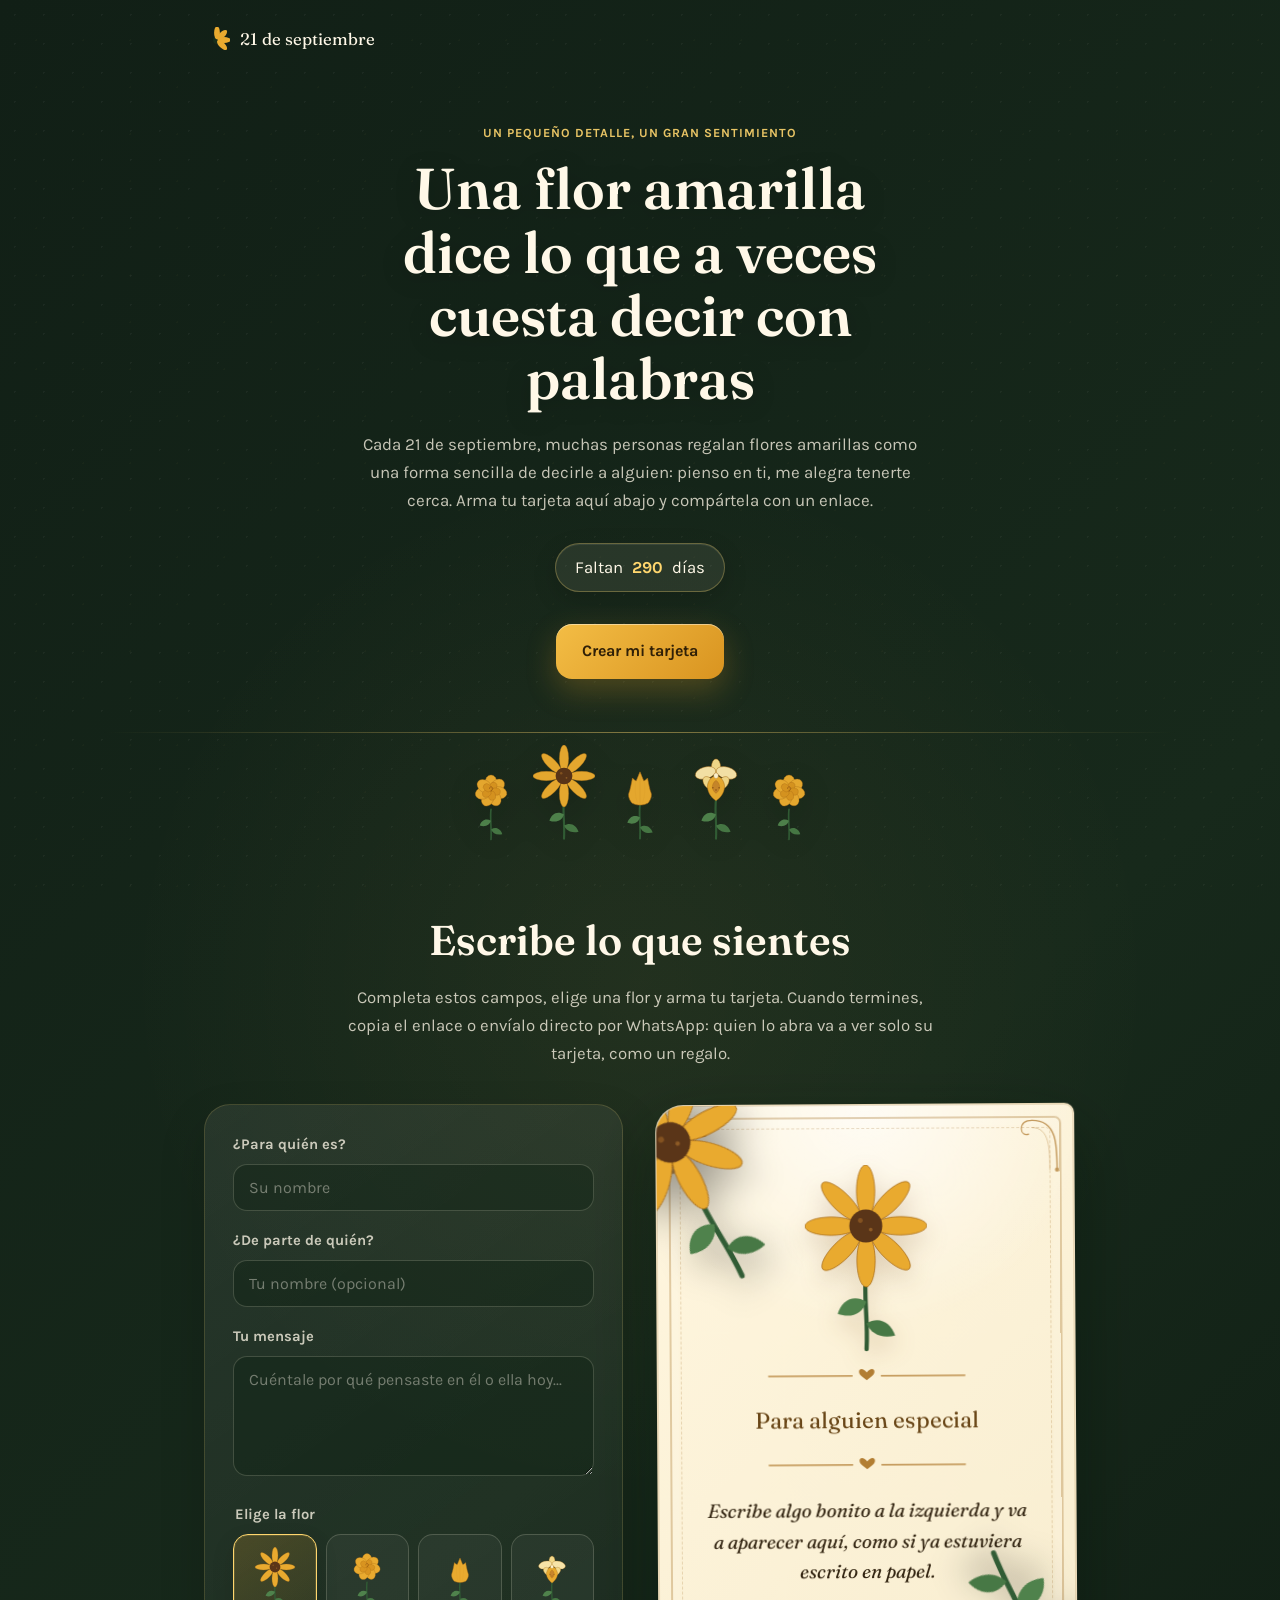
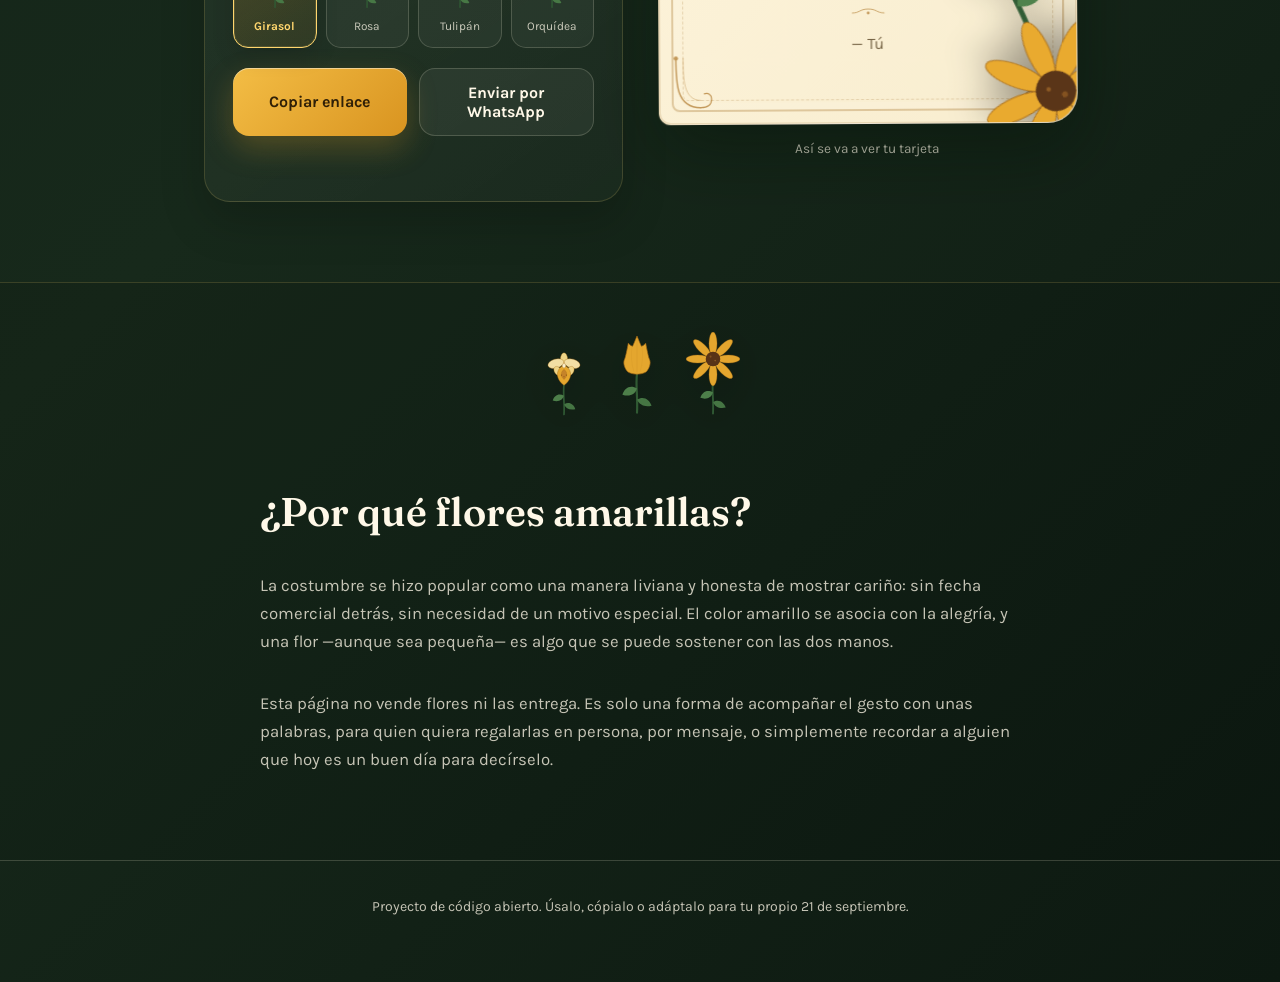
<file: index.html>
<!DOCTYPE html>
<html lang="es">
<head>
<meta charset="UTF-8">
<meta name="viewport" content="width=device-width, initial-scale=1.0">
<title>Crea tu tarjeta · Flores amarillas</title>
<meta name="description" content="Arma una tarjeta con flores amarillas para el 21 de septiembre y compártela con un enlace.">

<link rel="preconnect" href="https://fonts.googleapis.com">
<link rel="preconnect" href="https://fonts.gstatic.com" crossorigin>
<link href="https://fonts.googleapis.com/css2?family=Fraunces:ital,wght@0,400;0,500;0,600;1,500&family=Karla:wght@400;500;700&display=swap" rel="stylesheet">
<link rel="icon" type="image/svg+xml" href="favicon.svg">
<link rel="stylesheet" href="styles.css">
</head>
<body>

<nav class="top">
  <div class="wrap">
    <a href="#" class="brand">
      <svg viewBox="0 0 40 40" aria-hidden="true">
        <circle cx="20" cy="20" r="6" fill="var(--green-deep)"/>
        <g fill="var(--yellow)">
          <ellipse cx="20" cy="9" rx="4.5" ry="10"/>
          <ellipse cx="20" cy="9" rx="4.5" ry="10" transform="rotate(90 20 20)"/>
          <ellipse cx="20" cy="9" rx="4.5" ry="10" transform="rotate(45 20 20)"/>
          <ellipse cx="20" cy="9" rx="4.5" ry="10" transform="rotate(135 20 20)"/>
        </g>
      </svg>
      21 de septiembre
    </a>
  </div>
</nav>

<!-- Símbolos de flores, reutilizados con <use> -->
<svg width="0" height="0" style="position:absolute" aria-hidden="true">
  <defs>
    <g id="flor-girasol">
      <path d="M100 176 C95 215 103 250 100 302" fill="none" stroke="#315c35" stroke-width="7" stroke-linecap="round"/>
      <path d="M100 224 C79 211 59 222 53 244 C76 252 94 243 100 224Z" fill="#4f824c"/>
      <path d="M100 260 C121 247 140 259 147 280 C124 286 107 276 100 260Z" fill="#477845"/>
      <g fill="var(--yellow)" stroke="#a66a17" stroke-width="1.2">
        <ellipse cx="100" cy="43" rx="15" ry="43"/>
        <ellipse cx="100" cy="43" rx="15" ry="43" transform="rotate(45 100 100)"/>
        <ellipse cx="100" cy="43" rx="15" ry="43" transform="rotate(90 100 100)"/>
        <ellipse cx="100" cy="43" rx="15" ry="43" transform="rotate(135 100 100)"/>
        <ellipse cx="100" cy="43" rx="15" ry="43" transform="rotate(180 100 100)"/>
        <ellipse cx="100" cy="43" rx="15" ry="43" transform="rotate(225 100 100)"/>
        <ellipse cx="100" cy="43" rx="15" ry="43" transform="rotate(270 100 100)"/>
        <ellipse cx="100" cy="43" rx="15" ry="43" transform="rotate(315 100 100)"/>
      </g>
      <circle cx="100" cy="100" r="27" fill="#5a3518"/>
      <circle cx="91" cy="91" r="4" fill="#8f5a23" opacity=".8"/>
      <circle cx="108" cy="106" r="3" fill="#9b6529" opacity=".8"/>
    </g>

    <g id="flor-rosa">
      <path d="M100 176 C95 215 103 250 100 302" fill="none" stroke="#315c35" stroke-width="7" stroke-linecap="round"/>
      <path d="M100 224 C79 211 59 222 53 244 C76 252 94 243 100 224Z" fill="#4f824c"/>
      <path d="M100 260 C121 247 140 259 147 280 C124 286 107 276 100 260Z" fill="#477845"/>
      <g fill="var(--yellow)" stroke="#a66a17" stroke-width="1.4">
        <ellipse cx="100" cy="66" rx="25" ry="33" transform="rotate(0 100 100)"/>
        <ellipse cx="100" cy="66" rx="25" ry="33" transform="rotate(51 100 100)"/>
        <ellipse cx="100" cy="66" rx="25" ry="33" transform="rotate(102 100 100)"/>
        <ellipse cx="100" cy="66" rx="25" ry="33" transform="rotate(153 100 100)"/>
        <ellipse cx="100" cy="66" rx="25" ry="33" transform="rotate(204 100 100)"/>
        <ellipse cx="100" cy="66" rx="25" ry="33" transform="rotate(255 100 100)"/>
        <ellipse cx="100" cy="66" rx="25" ry="33" transform="rotate(306 100 100)"/>
      </g>
      <g fill="#d99420" stroke="#a66a17" stroke-width="1.2">
        <ellipse cx="100" cy="80" rx="15" ry="19" transform="rotate(25 100 100)"/>
        <ellipse cx="100" cy="80" rx="15" ry="19" transform="rotate(97 100 100)"/>
        <ellipse cx="100" cy="80" rx="15" ry="19" transform="rotate(169 100 100)"/>
        <ellipse cx="100" cy="80" rx="15" ry="19" transform="rotate(241 100 100)"/>
        <ellipse cx="100" cy="80" rx="15" ry="19" transform="rotate(313 100 100)"/>
      </g>
      <path d="M100,100 C108,96 110,87 103,83 C98,81 93,84 94,90" fill="none" stroke="#8a4f14" stroke-width="2.4" stroke-linecap="round"/>
    </g>

    <!-- Tulipán: copa cerrada de una sola pieza, con una copa de 3 puntas suaves arriba -->
    <g id="flor-tulipan">
      <path d="M100 176 C95 215 103 250 100 302" fill="none" stroke="#315c35" stroke-width="7" stroke-linecap="round"/>
      <path d="M100 224 C79 211 59 222 53 244 C76 252 94 243 100 224Z" fill="#4f824c"/>
      <path d="M100 260 C121 247 140 259 147 280 C124 286 107 276 100 260Z" fill="#477845"/>
      <path d="M100 178 C84 178 70 172 68 168 C58 155 55 140 60 130 C64 120 68 98 72 78 C77 84 82 87 86 88 C90 80 96 64 100 55 C104 64 110 80 114 88 C118 87 123 84 128 78 C132 98 136 120 140 130 C145 140 142 155 132 168 C130 172 116 178 100 178Z"
        fill="var(--yellow)" stroke="#a66a17" stroke-width="2.2"/>
      <path d="M100 60 L100 172" stroke="#a66a17" stroke-width="1.3" opacity=".3"/>
      <path d="M84 86 C80 115 82 145 90 170" fill="none" stroke="#a66a17" stroke-width="1.1" opacity=".22"/>
      <path d="M116 86 C120 115 118 145 110 170" fill="none" stroke="#a66a17" stroke-width="1.1" opacity=".22"/>
    </g>

    <!-- Orquídea: dos alas, dos sépalos inferiores y el labelo con manchas, como una orquídea real -->
    <g id="flor-orquidea">
      <path d="M100 176 C95 215 103 250 100 302" fill="none" stroke="#315c35" stroke-width="7" stroke-linecap="round"/>
      <path d="M100 224 C79 211 59 222 53 244 C76 252 94 243 100 224Z" fill="#4f824c"/>
      <path d="M100 260 C121 247 140 259 147 280 C124 286 107 276 100 260Z" fill="#477845"/>
      <ellipse cx="100" cy="72" rx="15" ry="27" fill="#f3d98a" stroke="#a66a17" stroke-width="1.4"/>
      <ellipse cx="66" cy="90" rx="34" ry="19" transform="rotate(-16 66 90)" fill="#f7e3a8" stroke="#a66a17" stroke-width="1.4"/>
      <ellipse cx="134" cy="90" rx="34" ry="19" transform="rotate(16 134 90)" fill="#f7e3a8" stroke="#a66a17" stroke-width="1.4"/>
      <ellipse cx="76" cy="122" rx="15" ry="23" transform="rotate(-38 76 122)" fill="#f3d98a" stroke="#a66a17" stroke-width="1.3"/>
      <ellipse cx="124" cy="122" rx="15" ry="23" transform="rotate(38 124 122)" fill="#f3d98a" stroke="#a66a17" stroke-width="1.3"/>
      <path d="M100 98 C86 101 76 113 73 128 C70 148 82 168 100 180 C118 168 130 148 127 128 C124 113 114 101 100 98Z"
        fill="var(--yellow)" stroke="#a66a17" stroke-width="1.6"/>
      <path d="M100 114 C92 119 86 131 89 141 C92 151 100 156 100 156 C100 156 108 151 111 141 C114 131 108 119 100 114Z"
        fill="#c9862a" stroke="#a66a17" stroke-width="1"/>
      <circle cx="90" cy="138" r="2.4" fill="#8a4f14"/>
      <circle cx="100" cy="145" r="2.4" fill="#8a4f14"/>
      <circle cx="110" cy="138" r="2.4" fill="#8a4f14"/>
      <ellipse cx="100" cy="99" rx="7.5" ry="9" fill="#fff3d0" stroke="#a66a17" stroke-width="1"/>
    </g>

    <!-- Adornos reutilizables de la tarjeta -->
    <g id="corner-flourish">
      <path d="M6,74 C6,40 6,6 40,6" fill="none" stroke="#a66a17" stroke-width="2" stroke-linecap="round"/>
      <path d="M16,74 C16,46 16,16 40,16" fill="none" stroke="#a66a17" stroke-width="1.2" opacity=".55" stroke-linecap="round"/>
      <path d="M40,6 C50,6 55,11 55,18 C55,24 50,27 45,25" fill="none" stroke="#a66a17" stroke-width="1.6" stroke-linecap="round"/>
      <circle cx="6" cy="74" r="3" fill="#a66a17"/>
    </g>
    <g id="ornament-divider">
      <line x1="2" y1="13" x2="94" y2="13" stroke="#a66a17" stroke-width="1.4" stroke-linecap="round"/>
      <line x1="126" y1="13" x2="218" y2="13" stroke="#a66a17" stroke-width="1.4" stroke-linecap="round"/>
      <path transform="translate(110,6) scale(0.85)" d="M0,4 C-4,-2 -10,-2 -10,3 C-10,8 -4,10 0,14 C4,10 10,8 10,3 C10,-2 4,-2 0,4Z" fill="#a66a17"/>
    </g>
    <g id="ornament-flourish">
      <path d="M2,10 C15,10 15,3 30,3 C45,3 45,10 58,10" fill="none" stroke="#a66a17" stroke-width="1.6" stroke-linecap="round"/>
      <circle cx="30" cy="10" r="2.6" fill="#a66a17"/>
    </g>
  </defs>
</svg>

<header class="hero">
  <div class="wrap">
    <div class="hero-kicker">Un pequeño detalle, un gran sentimiento</div>
    <h1>Una flor amarilla dice lo que a veces cuesta decir con palabras</h1>
    <p class="lede">Cada 21 de septiembre, muchas personas regalan flores amarillas como una forma sencilla de decirle a alguien: pienso en ti, me alegra tenerte cerca. Arma tu tarjeta aquí abajo y compártela con un enlace.</p>
    <div class="pill" id="countdown-pill">
      <span>Faltan</span> <strong id="countdown-number">—</strong> <span id="countdown-word">días</span>
    </div>
    <div class="cta-row">
      <a href="#crear" class="btn btn-primary">Crear mi tarjeta</a>
    </div>
  </div>
</header>

<div class="garland" aria-hidden="true">
  <svg viewBox="0 0 200 320"><use href="#flor-rosa"></use></svg>
  <svg viewBox="0 0 200 320"><use href="#flor-girasol"></use></svg>
  <svg viewBox="0 0 200 320"><use href="#flor-tulipan"></use></svg>
  <svg viewBox="0 0 200 320"><use href="#flor-orquidea"></use></svg>
  <svg viewBox="0 0 200 320"><use href="#flor-rosa"></use></svg>
</div>

<section class="creator" id="crear">
  <div class="wrap">
    <h2>Escribe lo que sientes</h2>
    <p class="intro">Completa estos campos, elige una flor y arma tu tarjeta. Cuando termines, copia el enlace o envíalo directo por WhatsApp: quien lo abra va a ver solo su tarjeta, como un regalo.</p>

    <div class="creator-grid">
      <form id="card-form">
        <div class="field">
          <label for="to">¿Para quién es?</label>
          <input type="text" id="to" name="to" placeholder="Su nombre" maxlength="40" autocomplete="off">
        </div>
        <div class="field">
          <label for="from">¿De parte de quién?</label>
          <input type="text" id="from" name="from" placeholder="Tu nombre (opcional)" maxlength="40" autocomplete="off">
        </div>
        <div class="field">
          <label for="msg">Tu mensaje</label>
          <textarea id="msg" name="msg" placeholder="Cuéntale por qué pensaste en él o ella hoy..." maxlength="280"></textarea>
        </div>

        <fieldset class="flower-field">
          <legend>Elige la flor</legend>
          <div class="flower-options">
            <label class="flower-option">
              <input type="radio" name="flor" value="girasol" checked>
              <span class="chip">
                <svg viewBox="0 0 200 320" aria-hidden="true"><use href="#flor-girasol"></use></svg>
                <span>Girasol</span>
              </span>
            </label>
            <label class="flower-option">
              <input type="radio" name="flor" value="rosa">
              <span class="chip">
                <svg viewBox="0 0 200 320" aria-hidden="true"><use href="#flor-rosa"></use></svg>
                <span>Rosa</span>
              </span>
            </label>
            <label class="flower-option">
              <input type="radio" name="flor" value="tulipan">
              <span class="chip">
                <svg viewBox="0 0 200 320" aria-hidden="true"><use href="#flor-tulipan"></use></svg>
                <span>Tulipán</span>
              </span>
            </label>
            <label class="flower-option">
              <input type="radio" name="flor" value="orquidea">
              <span class="chip">
                <svg viewBox="0 0 200 320" aria-hidden="true"><use href="#flor-orquidea"></use></svg>
                <span>Orquídea</span>
              </span>
            </label>
          </div>
        </fieldset>

        <div class="form-actions">
          <button type="button" class="btn btn-primary" id="copy-link">Copiar enlace</button>
          <button type="button" class="btn btn-ghost" id="share-wsp">Enviar por WhatsApp</button>
        </div>
        <p id="copy-feedback" role="status" aria-live="polite"></p>
      </form>

      <div>
        <div class="card" id="preview-card">
          <div class="petals-layer" id="preview-petals"></div>

          <svg class="card-corner tl" viewBox="0 0 80 80" aria-hidden="true"><use href="#corner-flourish"></use></svg>
          <svg class="card-corner tr" viewBox="0 0 80 80" aria-hidden="true"><use href="#corner-flourish"></use></svg>
          <svg class="card-corner bl" viewBox="0 0 80 80" aria-hidden="true"><use href="#corner-flourish"></use></svg>
          <svg class="card-corner br" viewBox="0 0 80 80" aria-hidden="true"><use href="#corner-flourish"></use></svg>

          <div class="card-spray tl" aria-hidden="true">
            <svg viewBox="0 0 200 320"><use href="#flor-girasol" id="p-spray-tl-use"></use></svg>
          </div>
          <div class="card-spray br" aria-hidden="true">
            <svg viewBox="0 0 200 320"><use href="#flor-girasol" id="p-spray-br-use"></use></svg>
          </div>

          <div class="card-flower">
            <svg viewBox="0 0 200 320" aria-hidden="true"><use href="#flor-girasol" id="preview-flower-use"></use></svg>
          </div>

          <svg class="ornament-divider" viewBox="0 0 220 26" aria-hidden="true"><use href="#ornament-divider"></use></svg>
          <p class="card-to">Para <span id="p-to">alguien especial</span></p>
          <svg class="ornament-divider" viewBox="0 0 220 26" aria-hidden="true"><use href="#ornament-divider"></use></svg>

          <p class="card-msg" id="p-msg">Escribe algo bonito a la izquierda y va a aparecer aquí, como si ya estuviera escrito en papel.</p>

          <div class="card-ornament" aria-hidden="true">
            <svg viewBox="0 0 60 20"><use href="#ornament-flourish"></use></svg>
          </div>
          <p class="card-from" id="p-from">— Tú</p>
        </div>
        <p class="preview-note">Así se va a ver tu tarjeta</p>
      </div>
    </div>
  </div>
</section>

<section class="about">
  <div class="wrap">
    <div class="garland" aria-hidden="true">
      <svg viewBox="0 0 200 320"><use href="#flor-orquidea"></use></svg>
      <svg viewBox="0 0 200 320"><use href="#flor-tulipan"></use></svg>
      <svg viewBox="0 0 200 320"><use href="#flor-girasol"></use></svg>
    </div>
    <div class="grid">
      <h2>¿Por qué flores amarillas?</h2>
      <p>La costumbre se hizo popular como una manera liviana y honesta de mostrar cariño: sin fecha comercial detrás, sin necesidad de un motivo especial. El color amarillo se asocia con la alegría, y una flor —aunque sea pequeña— es algo que se puede sostener con las dos manos.</p>
      <p>Esta página no vende flores ni las entrega. Es solo una forma de acompañar el gesto con unas palabras, para quien quiera regalarlas en persona, por mensaje, o simplemente recordar a alguien que hoy es un buen día para decírselo.</p>
    </div>
  </div>
</section>

<footer>
  <div class="wrap">
    <p>Proyecto de código abierto. Úsalo, cópialo o adáptalo para tu propio 21 de septiembre.</p>
  </div>
</footer>

<script src="crear.js"></script>
</body>
</html>
</file>
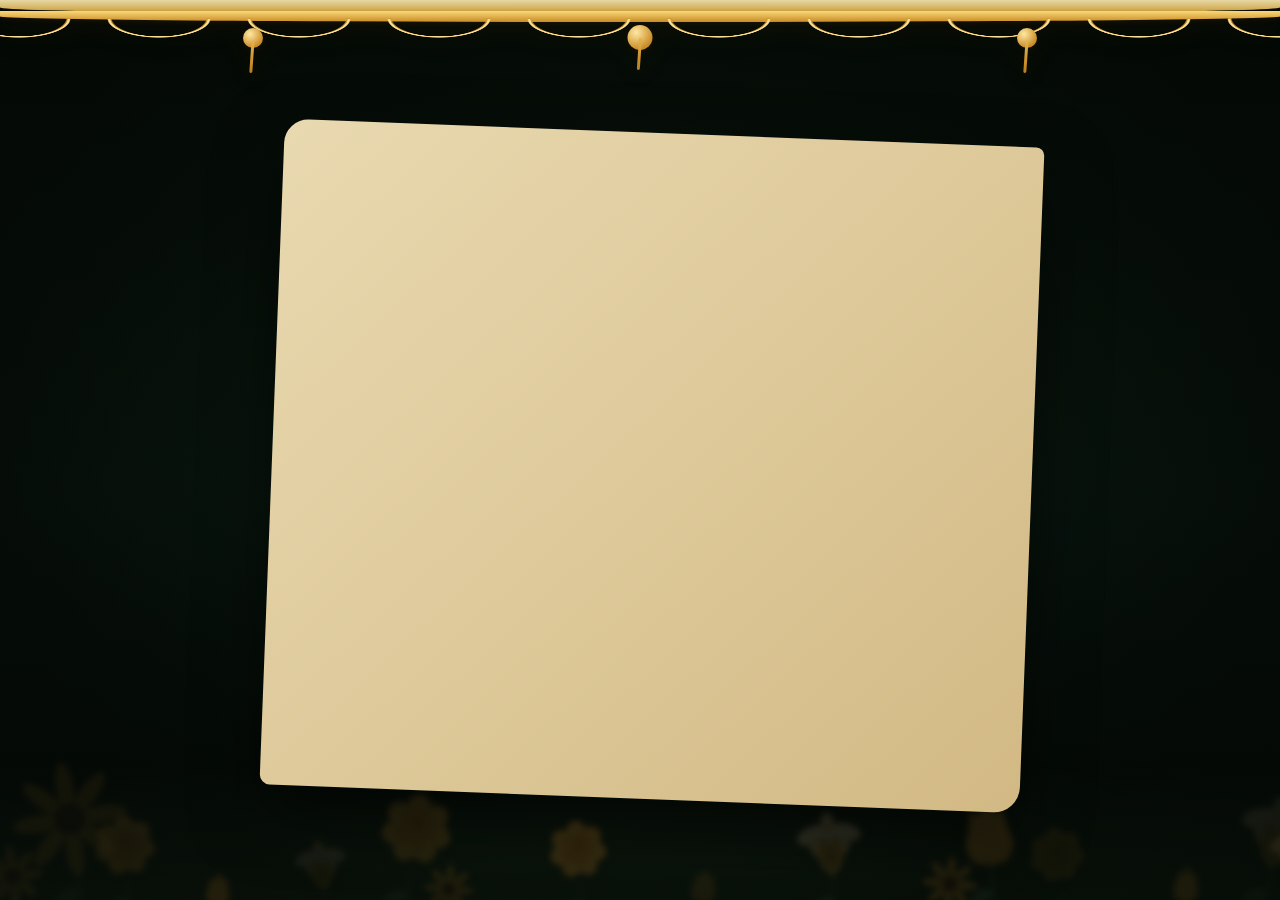
<file: tarjeta.html>
<!DOCTYPE html>
<html lang="es">
<head>
<meta charset="UTF-8">
<meta name="viewport" content="width=device-width, initial-scale=1.0">
<title>Una flor amarilla para ti</title>
<meta name="description" content="Alguien te envió una flor amarilla.">

<link rel="preconnect" href="https://fonts.googleapis.com">
<link rel="preconnect" href="https://fonts.gstatic.com" crossorigin>
<link href="https://fonts.googleapis.com/css2?family=Fraunces:ital,wght@0,400;0,500;0,600;1,500&family=Karla:wght@400;500;700&display=swap" rel="stylesheet">
<link rel="icon" type="image/svg+xml" href="favicon.svg">
<link rel="stylesheet" href="styles.css">
</head>
<body>

<!-- Símbolos de flores, reutilizados con <use> -->
<svg width="0" height="0" style="position:absolute" aria-hidden="true">
  <defs>
    <g id="flor-girasol">
      <path d="M100 176 C95 215 103 250 100 302" fill="none" stroke="#315c35" stroke-width="7" stroke-linecap="round"/>
      <path d="M100 224 C79 211 59 222 53 244 C76 252 94 243 100 224Z" fill="#4f824c"/>
      <path d="M100 260 C121 247 140 259 147 280 C124 286 107 276 100 260Z" fill="#477845"/>
      <g fill="var(--yellow)" stroke="#a66a17" stroke-width="1.2">
        <ellipse cx="100" cy="43" rx="15" ry="43"/>
        <ellipse cx="100" cy="43" rx="15" ry="43" transform="rotate(45 100 100)"/>
        <ellipse cx="100" cy="43" rx="15" ry="43" transform="rotate(90 100 100)"/>
        <ellipse cx="100" cy="43" rx="15" ry="43" transform="rotate(135 100 100)"/>
        <ellipse cx="100" cy="43" rx="15" ry="43" transform="rotate(180 100 100)"/>
        <ellipse cx="100" cy="43" rx="15" ry="43" transform="rotate(225 100 100)"/>
        <ellipse cx="100" cy="43" rx="15" ry="43" transform="rotate(270 100 100)"/>
        <ellipse cx="100" cy="43" rx="15" ry="43" transform="rotate(315 100 100)"/>
      </g>
      <circle cx="100" cy="100" r="27" fill="#5a3518"/>
      <circle cx="91" cy="91" r="4" fill="#8f5a23" opacity=".8"/>
      <circle cx="108" cy="106" r="3" fill="#9b6529" opacity=".8"/>
    </g>

    <g id="flor-rosa">
      <path d="M100 176 C95 215 103 250 100 302" fill="none" stroke="#315c35" stroke-width="7" stroke-linecap="round"/>
      <path d="M100 224 C79 211 59 222 53 244 C76 252 94 243 100 224Z" fill="#4f824c"/>
      <path d="M100 260 C121 247 140 259 147 280 C124 286 107 276 100 260Z" fill="#477845"/>
      <g fill="var(--yellow)" stroke="#a66a17" stroke-width="1.4">
        <ellipse cx="100" cy="66" rx="25" ry="33" transform="rotate(0 100 100)"/>
        <ellipse cx="100" cy="66" rx="25" ry="33" transform="rotate(51 100 100)"/>
        <ellipse cx="100" cy="66" rx="25" ry="33" transform="rotate(102 100 100)"/>
        <ellipse cx="100" cy="66" rx="25" ry="33" transform="rotate(153 100 100)"/>
        <ellipse cx="100" cy="66" rx="25" ry="33" transform="rotate(204 100 100)"/>
        <ellipse cx="100" cy="66" rx="25" ry="33" transform="rotate(255 100 100)"/>
        <ellipse cx="100" cy="66" rx="25" ry="33" transform="rotate(306 100 100)"/>
      </g>
      <g fill="#d99420" stroke="#a66a17" stroke-width="1.2">
        <ellipse cx="100" cy="80" rx="15" ry="19" transform="rotate(25 100 100)"/>
        <ellipse cx="100" cy="80" rx="15" ry="19" transform="rotate(97 100 100)"/>
        <ellipse cx="100" cy="80" rx="15" ry="19" transform="rotate(169 100 100)"/>
        <ellipse cx="100" cy="80" rx="15" ry="19" transform="rotate(241 100 100)"/>
        <ellipse cx="100" cy="80" rx="15" ry="19" transform="rotate(313 100 100)"/>
      </g>
      <path d="M100,100 C108,96 110,87 103,83 C98,81 93,84 94,90" fill="none" stroke="#8a4f14" stroke-width="2.4" stroke-linecap="round"/>
    </g>

    <!-- Tulipán: copa cerrada de una sola pieza, con una copa de 3 puntas suaves arriba -->
    <g id="flor-tulipan">
      <path d="M100 176 C95 215 103 250 100 302" fill="none" stroke="#315c35" stroke-width="7" stroke-linecap="round"/>
      <path d="M100 224 C79 211 59 222 53 244 C76 252 94 243 100 224Z" fill="#4f824c"/>
      <path d="M100 260 C121 247 140 259 147 280 C124 286 107 276 100 260Z" fill="#477845"/>
      <path d="M100 178 C84 178 70 172 68 168 C58 155 55 140 60 130 C64 120 68 98 72 78 C77 84 82 87 86 88 C90 80 96 64 100 55 C104 64 110 80 114 88 C118 87 123 84 128 78 C132 98 136 120 140 130 C145 140 142 155 132 168 C130 172 116 178 100 178Z"
        fill="var(--yellow)" stroke="#a66a17" stroke-width="2.2"/>
      <path d="M100 60 L100 172" stroke="#a66a17" stroke-width="1.3" opacity=".3"/>
      <path d="M84 86 C80 115 82 145 90 170" fill="none" stroke="#a66a17" stroke-width="1.1" opacity=".22"/>
      <path d="M116 86 C120 115 118 145 110 170" fill="none" stroke="#a66a17" stroke-width="1.1" opacity=".22"/>
    </g>

    <!-- Orquídea: dos alas, dos sépalos inferiores y el labelo con manchas, como una orquídea real -->
    <g id="flor-orquidea">
      <path d="M100 176 C95 215 103 250 100 302" fill="none" stroke="#315c35" stroke-width="7" stroke-linecap="round"/>
      <path d="M100 224 C79 211 59 222 53 244 C76 252 94 243 100 224Z" fill="#4f824c"/>
      <path d="M100 260 C121 247 140 259 147 280 C124 286 107 276 100 260Z" fill="#477845"/>
      <ellipse cx="100" cy="72" rx="15" ry="27" fill="#f3d98a" stroke="#a66a17" stroke-width="1.4"/>
      <ellipse cx="66" cy="90" rx="34" ry="19" transform="rotate(-16 66 90)" fill="#f7e3a8" stroke="#a66a17" stroke-width="1.4"/>
      <ellipse cx="134" cy="90" rx="34" ry="19" transform="rotate(16 134 90)" fill="#f7e3a8" stroke="#a66a17" stroke-width="1.4"/>
      <ellipse cx="76" cy="122" rx="15" ry="23" transform="rotate(-38 76 122)" fill="#f3d98a" stroke="#a66a17" stroke-width="1.3"/>
      <ellipse cx="124" cy="122" rx="15" ry="23" transform="rotate(38 124 122)" fill="#f3d98a" stroke="#a66a17" stroke-width="1.3"/>
      <path d="M100 98 C86 101 76 113 73 128 C70 148 82 168 100 180 C118 168 130 148 127 128 C124 113 114 101 100 98Z"
        fill="var(--yellow)" stroke="#a66a17" stroke-width="1.6"/>
      <path d="M100 114 C92 119 86 131 89 141 C92 151 100 156 100 156 C100 156 108 151 111 141 C114 131 108 119 100 114Z"
        fill="#c9862a" stroke="#a66a17" stroke-width="1"/>
      <circle cx="90" cy="138" r="2.4" fill="#8a4f14"/>
      <circle cx="100" cy="145" r="2.4" fill="#8a4f14"/>
      <circle cx="110" cy="138" r="2.4" fill="#8a4f14"/>
      <ellipse cx="100" cy="99" rx="7.5" ry="9" fill="#fff3d0" stroke="#a66a17" stroke-width="1"/>
    </g>

    <!-- Adornos reutilizables de la tarjeta -->
    <g id="corner-flourish">
      <path d="M6,74 C6,40 6,6 40,6" fill="none" stroke="#a66a17" stroke-width="2" stroke-linecap="round"/>
      <path d="M16,74 C16,46 16,16 40,16" fill="none" stroke="#a66a17" stroke-width="1.2" opacity=".55" stroke-linecap="round"/>
      <path d="M40,6 C50,6 55,11 55,18 C55,24 50,27 45,25" fill="none" stroke="#a66a17" stroke-width="1.6" stroke-linecap="round"/>
      <circle cx="6" cy="74" r="3" fill="#a66a17"/>
    </g>
    <g id="ornament-divider">
      <line x1="2" y1="13" x2="94" y2="13" stroke="#a66a17" stroke-width="1.4" stroke-linecap="round"/>
      <line x1="126" y1="13" x2="218" y2="13" stroke="#a66a17" stroke-width="1.4" stroke-linecap="round"/>
      <path transform="translate(110,6) scale(0.85)" d="M0,4 C-4,-2 -10,-2 -10,3 C-10,8 -4,10 0,14 C4,10 10,8 10,3 C10,-2 4,-2 0,4Z" fill="#a66a17"/>
    </g>
    <g id="ornament-flourish">
      <path d="M2,10 C15,10 15,3 30,3 C45,3 45,10 58,10" fill="none" stroke="#a66a17" stroke-width="1.6" stroke-linecap="round"/>
      <circle cx="30" cy="10" r="2.6" fill="#a66a17"/>
    </g>
  </defs>
</svg>

<main class="tarjeta-page">
  <div class="page-ribbon" aria-hidden="true">
    <span class="page-ribbon-line page-ribbon-line-back"></span>
    <span class="page-ribbon-line page-ribbon-line-main"></span>
    <span class="page-ribbon-scallops"></span>
    <span class="page-ribbon-knot page-ribbon-knot-left"></span>
    <span class="page-ribbon-knot page-ribbon-knot-center"></span>
    <span class="page-ribbon-knot page-ribbon-knot-right"></span>
  </div>
  <div class="flower-meadow" id="flower-meadow" aria-hidden="true"></div>

  <div class="card-stack">
  <div class="card card-pending" id="card">
    <div class="petals-layer" id="petals"></div>

    <svg class="card-corner tl" viewBox="0 0 80 80" aria-hidden="true"><use href="#corner-flourish"></use></svg>
    <svg class="card-corner tr" viewBox="0 0 80 80" aria-hidden="true"><use href="#corner-flourish"></use></svg>
    <svg class="card-corner bl" viewBox="0 0 80 80" aria-hidden="true"><use href="#corner-flourish"></use></svg>
    <svg class="card-corner br" viewBox="0 0 80 80" aria-hidden="true"><use href="#corner-flourish"></use></svg>

    <div class="card-spray tl" aria-hidden="true">
      <svg viewBox="0 0 200 320"><use href="#flor-girasol" id="spray-tl-use"></use></svg>
    </div>
    <div class="card-spray br" aria-hidden="true">
      <svg viewBox="0 0 200 320"><use href="#flor-girasol" id="spray-br-use"></use></svg>
    </div>

    <div class="card-flower">
      <svg viewBox="0 0 200 320" aria-hidden="true"><use href="#flor-girasol" id="flower-use"></use></svg>
    </div>

    <svg class="ornament-divider" viewBox="0 0 220 26" aria-hidden="true"><use href="#ornament-divider"></use></svg>
    <p class="card-to">Para <span id="c-to">ti</span></p>
    <svg class="ornament-divider" viewBox="0 0 220 26" aria-hidden="true"><use href="#ornament-divider"></use></svg>

    <p class="card-msg" id="c-msg">Hoy es un buen día para regalar flores amarillas.</p>

    <div class="card-ornament" aria-hidden="true">
      <svg viewBox="0 0 60 20"><use href="#ornament-flourish"></use></svg>
    </div>
    <p class="card-from" id="c-from"></p>

    <div class="card-actions" id="card-actions">
      <button class="card-action primary" id="continue-btn" type="button">
        Continuar <span aria-hidden="true">→</span>
      </button>
      <button class="card-action secondary" id="download-btn" type="button">
        Descargar carta
      </button>
    </div>
  </div>
  </div>
  <section class="surprise-screen" id="surprise-screen" aria-hidden="true">
    <div class="surprise-glow"></div>
    <div class="surprise-content">
      <div class="surprise-flower">✿</div>
      <p class="surprise-eyebrow">Y ahora...</p>
      <h1>Mira detrás del monitor.</h1>
      <p class="surprise-text">Hay algo esperándote ahí. 🌻</p>
      <div class="surprise-sparkles" aria-hidden="true">✦　✧　✦</div>
    </div>
  </section>
</main>

<script src="tarjeta.js"></script>
</body>
</html>
</file>
<file: styles.css>
:root{
  --green-deep:#172d1b;
  --green-mid:#23452a;
  --green-panel:#2c5331;
  --green-line:rgba(255,247,220,.18);
  --yellow:#e9aa2f;
  --yellow-soft:#ffd66e;
  --gold:#b9781e;
  --cream:#fff6df;
  --paper:#f8edcf;
  --ink:#332512;
  --ink-soft:#756344;
  --text-onDark:#fff8e8;
  --text-onDark-muted:rgba(255,248,232,.76);
  --rose:#d45d6e;
  --shadow:0 28px 70px rgba(5,18,8,.42);
  --max-content:920px;
}

*{ box-sizing: border-box; }
html{ scroll-behavior: smooth; }

body{
  margin: 0;
  min-height: 100vh;
  color: var(--text-onDark);
  font-family: 'Karla', sans-serif;
  font-size: 1.05rem;
  line-height: 1.65;
  -webkit-font-smoothing: antialiased;
  background:
    radial-gradient(circle at 50% 38%, rgba(255,214,110,.055), transparent 30%),
    linear-gradient(135deg, #111f16 0%, #17291b 52%, #0d1911 100%);
  overflow-x: hidden;
  position: relative;
}
/* textura sutil de puntos sobre todo el fondo */
body::before{
  content: "";
  position: fixed;
  inset: 0;
  z-index: 0;
  pointer-events: none;
  opacity: .28;
  background-image:
    radial-gradient(rgba(255,255,255,.16) 1px, transparent 1px),
    radial-gradient(rgba(255,214,110,.10) 1px, transparent 1px);
  background-size: 29px 29px, 47px 47px;
  background-position: 0 0, 13px 17px;
}
body > *{ position: relative; z-index: 1; }

h1, h2, h3{ font-family: 'Fraunces', serif; font-weight: 600; margin: 0 0 .5em; line-height: 1.1; }
p{ margin: 0 0 1em; }
a{ color: inherit; }
img, svg{ display: block; max-width: 100%; }
button{ font-family: 'Karla', sans-serif; cursor: pointer; border: none; }
button:focus-visible, a:focus-visible, input:focus-visible, textarea:focus-visible{
  outline: 2px solid var(--yellow-soft);
  outline-offset: 3px;
}
.wrap{ max-width: var(--max-content); margin: 0 auto; padding: 0 24px; }

/* ---------- NAV ---------- */
nav.top{ padding: 26px 0 4px; }
.brand{
  display: flex; align-items: center; gap: 10px;
  font-family: 'Fraunces', serif; font-size: 1.05rem;
  text-decoration: none; width: fit-content;
}
.brand svg{ width: 26px; height: 26px; }

/* ---------- HERO ---------- */
.hero{ position: relative; padding: 60px 0 54px; text-align: center; }
.hero::after{
  content: "";
  position: absolute; left: 8%; right: 8%; bottom: 0; height: 1px;
  background: linear-gradient(90deg, transparent, rgba(255,214,110,.45), transparent);
}
.hero-kicker{
  display: inline-block; margin-bottom: 14px;
  color: var(--yellow-soft); font-weight: 700;
  letter-spacing: .08em; text-transform: uppercase; font-size: .78rem;
  opacity: .9;
}
.hero-flower{ width: 140px; margin: 0 auto 20px; filter: drop-shadow(0 14px 20px rgba(0,0,0,.25)); }
.hero-flower svg{ width: 100%; height: auto; }
@media (prefers-reduced-motion: no-preference){
  .hero-flower{ animation: sway 6s ease-in-out infinite; transform-origin: 50% 100%; }
}
@keyframes sway{
  0%, 100% { transform: rotate(-4deg) translateY(0); }
  50%      { transform: rotate(4deg) translateY(-7px); }
}
.hero h1{
  font-size: clamp(2.1rem, 5.4vw, 3.6rem);
  max-width: 15ch; margin: 0 auto;
  text-shadow: 0 4px 24px rgba(0,0,0,.22);
}
.hero .lede{
  max-width: 56ch; margin: 20px auto 0;
  color: var(--text-onDark-muted); font-size: 1.06rem;
}
.pill{
  display: inline-flex; align-items: center; gap: 9px;
  margin-top: 28px; padding: 10px 19px; border-radius: 999px;
  background: rgba(255,246,220,.08);
  border: 1px solid rgba(255,214,110,.30);
  box-shadow: inset 0 1px rgba(255,255,255,.08), 0 8px 25px rgba(0,0,0,.16);
}
.pill strong{ color: var(--yellow-soft); }
.cta-row{ margin-top: 32px; display: flex; justify-content: center; }
.btn{
  display: inline-flex; align-items: center; justify-content: center;
  padding: 14px 26px; border-radius: 16px;
  font-size: 1rem; font-weight: 700; text-decoration: none;
  transition: transform .2s ease, box-shadow .2s ease, background .2s ease, border-color .2s ease;
}
.btn:hover{ transform: translateY(-2px); }
.btn-primary{
  color: #302007;
  background: linear-gradient(135deg, #f3bd45, #d99420);
  box-shadow: 0 12px 30px rgba(211,151,35,.28), inset 0 1px rgba(255,255,255,.45);
}
.btn-primary:hover{ background: linear-gradient(135deg, #ffd66e, #e9aa2f); box-shadow: 0 16px 38px rgba(211,151,35,.38); }
.btn-ghost{
  color: var(--text-onDark);
  background: rgba(255,255,255,.055);
  border: 1px solid var(--green-line);
}
.btn-ghost:hover{ border-color: rgba(255,214,110,.55); color: var(--yellow-soft); background: rgba(255,214,110,.08); }

/* ---------- GARLAND ---------- */
.garland{
  display: flex; justify-content: center; align-items: flex-end; gap: 18px;
  margin: 12px 0 38px; opacity: .98;
  filter: drop-shadow(0 10px 18px rgba(0,0,0,.18));
}
.garland svg{ width: 48px; height: auto; transition: transform .3s ease; }
.garland svg:nth-child(2){ width: 62px; }
.garland svg:nth-child(3){ width: 54px; }
.garland svg:nth-child(4){ width: 62px; }
.garland svg:hover{ transform: translateY(-6px) rotate(3deg); }

/* ---------- CARD ---------- */
.card{
  position: relative;
  background:
    radial-gradient(circle at 50% 0%, rgba(255,255,255,.7), transparent 34%),
    linear-gradient(135deg, var(--cream), var(--paper));
  color: var(--ink);
  border: 1px solid rgba(133,83,16,.14);
  border-radius: 28px 10px 30px 12px;
  padding: 60px 46px 50px;
  text-align: center;
  overflow: hidden;
  box-shadow: var(--shadow), inset 0 0 0 1px rgba(145,92,20,.16);
  transform: rotate(-.35deg);
}
.card::before{
  content: "";
  position: absolute; inset: 12px;
  border: 2px solid rgba(157,103,28,.30);
  border-radius: 21px 7px 23px 8px;
  box-shadow: inset 0 0 0 7px rgba(255,255,255,.08);
  pointer-events: none;
}
.card::after{
  content: "";
  position: absolute; inset: 23px;
  border: 1px dashed rgba(157,103,28,.22);
  border-radius: 17px 5px 19px 6px;
  pointer-events: none;
}
.card > *{ position: relative; z-index: 2; }
.card .petals-layer{ position: absolute; inset: 0; z-index: 3; overflow: hidden; pointer-events: none; }

.card-corner{ position: absolute; width: 58px; height: 58px; opacity: .65; z-index: 2; }
.card-corner.tl{ top: 12px; left: 12px; }
.card-corner.tr{ top: 12px; right: 12px; transform: scaleX(-1); }
.card-corner.bl{ bottom: 12px; left: 12px; transform: scaleY(-1); }
.card-corner.br{ bottom: 12px; right: 12px; transform: scale(-1,-1); }

.card-spray{
  position: absolute; z-index: 3; width: 150px; pointer-events: none;
  filter: drop-shadow(0 12px 18px rgba(0,0,0,.4));
}
.card-spray svg{ width: 100%; height: auto; }
.card-spray.tl{ top: -44px; left: -40px; transform: rotate(-28deg); }
.card-spray.br{ bottom: -48px; right: -36px; transform: rotate(156deg); }

.ornament-divider{ display: block; width: 200px; max-width: 78%; height: auto; margin: 0 auto; opacity: .85; }
.card-to{ margin: 14px 0; }
.card-flower + .ornament-divider{ margin-top: 2px; margin-bottom: 12px; }
.card-to + .ornament-divider{ margin-top: 2px; margin-bottom: 18px; }

.card-ornament{
  width: 34px; height: 12px; margin: 4px auto 12px;
  opacity: .6;
}
.card-ornament svg{ width: 100%; height: 100%; }
.card-flower{ width: 122px; margin: 0 auto 4px; filter: drop-shadow(0 10px 12px rgba(113,68,18,.22)); }
.card-flower svg{ width: 100%; height: auto; }
.card-to{ font-family: 'Fraunces', serif; font-size: 1.42rem; color: #694617; }
.card-msg{
  font-family: 'Fraunces', serif; font-style: italic;
  font-size: 1.2rem; line-height: 1.6;
  max-width: 38ch; margin: 4px auto 20px; white-space: pre-wrap;
}
.card-from{ color: var(--ink-soft); font-size: 1rem; }

.petal{
  position: absolute; top: -12%;
  width: 13px; height: 18px;
  background: linear-gradient(135deg, #f6c84d, #d99020);
  border-radius: 70% 20% 70% 20%;
  opacity: .9;
  animation-name: fall; animation-timing-function: ease-in-out; animation-fill-mode: forwards;
  box-shadow: 0 2px 5px rgba(109,65,13,.18);
}
@keyframes fall{
  0%   { transform: translate(0,0) rotate(0deg) scale(.8); opacity: 0; }
  12%  { opacity: .95; }
  100% { transform: translate(var(--drift,20px), 460px) rotate(300deg) scale(1.1); opacity: 0; }
}

/* ---------- CREATOR ---------- */
.creator{ position: relative; padding: 36px 0 80px; }
.creator h2{ font-size: clamp(1.9rem, 4vw, 2.6rem); text-align: center; }
.creator .intro{ color: var(--text-onDark-muted); margin: 0 auto 36px; max-width: 60ch; text-align: center; }
.creator-grid{ display: grid; grid-template-columns: 1fr; gap: 34px; align-items: start; }
@media (min-width: 760px){
  .creator-grid{ grid-template-columns: minmax(0,1fr) minmax(0,1fr); }
}
.creator-grid > form{
  padding: 28px; border-radius: 26px;
  background: linear-gradient(145deg, rgba(255,255,255,.075), rgba(255,255,255,.025));
  border: 1px solid rgba(255,214,110,.16);
  box-shadow: 0 20px 45px rgba(0,0,0,.18);
}
form{ display: flex; flex-direction: column; gap: 18px; }
.field label, fieldset.flower-field legend{
  display: block; font-size: .92rem; color: var(--text-onDark-muted);
  margin-bottom: 7px; font-weight: 700;
}
.field input, .field textarea{
  width: 100%; background: rgba(11,31,16,.35);
  border: 1px solid var(--green-line); border-radius: 14px;
  padding: 13px 15px; color: var(--text-onDark);
  font-family: 'Karla', sans-serif; font-size: 1rem;
  transition: border-color .2s, box-shadow .2s;
}
.field input:focus, .field textarea:focus{
  border-color: rgba(255,214,110,.65);
  box-shadow: 0 0 0 4px rgba(255,214,110,.09);
  outline: none;
}
.field textarea{ min-height: 120px; resize: vertical; }
.field input::placeholder, .field textarea::placeholder{ color: rgba(243,239,227,.42); }

fieldset.flower-field{ border: none; padding: 0; margin: 0; }
.flower-options{ display: grid; grid-template-columns: repeat(4, 1fr); gap: 9px; }
.flower-option{ position: relative; }
.flower-option input{ position: absolute; opacity: 0; width: 100%; height: 100%; margin: 0; cursor: pointer; }
.flower-option .chip{
  display: flex; flex-direction: column; align-items: center; gap: 6px;
  width: 100%; padding: 12px 5px 10px; border-radius: 15px;
  border: 1px solid var(--green-line); background: rgba(255,255,255,.045);
  transition: transform .2s, border-color .2s, background .2s;
}
.flower-option .chip svg{ width: 42px; height: 64px; }
.flower-option .chip span{ font-size: .74rem; color: var(--text-onDark-muted); text-align: center; }
.flower-option:hover .chip{ transform: translateY(-3px); border-color: rgba(255,214,110,.35); }
.flower-option input:checked + .chip{
  border-color: var(--yellow-soft);
  background: linear-gradient(145deg, rgba(231,167,46,.20), rgba(231,167,46,.07));
  box-shadow: 0 9px 22px rgba(0,0,0,.14), inset 0 0 0 1px rgba(255,214,110,.15);
}
.flower-option input:checked + .chip span{ color: var(--yellow-soft); font-weight: 700; }
.flower-option input:focus-visible + .chip{ outline: 2px solid var(--yellow-soft); outline-offset: 2px; }

.form-actions{ display: flex; flex-wrap: wrap; gap: 12px; margin-top: 2px; }
.form-actions .btn{ flex: 1; min-width: 145px; }
#copy-feedback{ min-height: 1.2em; font-size: .9rem; color: var(--yellow-soft); margin: 2px 0 0; text-align: center; }

.creator-grid > div > .card{ position: sticky; top: 24px; }
.preview-note{ text-align: center; font-size: .85rem; color: var(--text-onDark-muted); margin-top: 14px; }

/* ---------- ABOUT + FOOTER ---------- */
.about{ padding: 24px 0 70px; border-top: 1px solid rgba(255,214,110,.16); background: rgba(0,0,0,.08); }
.about .grid{ display: grid; grid-template-columns: 1fr; gap: 18px; padding: 34px 0 0; max-width: 760px; margin: auto; }
.about h2{ font-size: clamp(1.9rem, 4vw, 2.5rem); }
.about p{ color: var(--text-onDark-muted); }
footer{
  padding: 34px 0 50px; border-top: 1px solid var(--green-line);
  text-align: center; color: var(--text-onDark-muted); font-size: .88rem;
}
footer a{ color: var(--yellow-soft); text-decoration: none; }
footer a:hover{ text-decoration: underline; }

/* ---------- PÁGINA DE LA TARJETA ---------- */
.tarjeta-page{
  position: relative;
  isolation: isolate;
  overflow: hidden;
  min-height: 100vh;
  min-height: 100svh;
  display: flex; align-items: center; justify-content: center;
  padding: 40px 20px;
  background:
    radial-gradient(circle at 50% 40%, rgba(255,211,102,.06), transparent 30%),
    linear-gradient(180deg, #060d07 0%, #0a1810 55%, #050a06 100%);
}
/* Oscurece y desenfoca todo detrás de la tarjeta para que sea el único enfoque */
.tarjeta-page::before{
  content: "";
  position: absolute; inset: 0; z-index: 2; pointer-events: none;
  background: radial-gradient(ellipse at 50% 46%, transparent 22%, rgba(3,7,4,.72) 76%);
}

.card-stack{ position: relative; width: min(94vw, 760px); z-index: 5; }
.card-stack::before{
  content: "";
  position: absolute;
  inset: 16px -12px -16px 12px;
  background: linear-gradient(135deg, #e9d9b0, #d2b984);
  border-radius: 24px 8px 26px 10px;
  transform: rotate(2.2deg);
  box-shadow: 0 28px 65px rgba(0,0,0,.5);
  z-index: -1;
}
.card-stack::after{ content: none; }

/* Cintillos decorativos de la página: sustituyen el listón de la tarjeta */
.page-ribbon{
  position:absolute;
  top:0; left:0; right:0;
  height:82px;
  z-index:8;
  pointer-events:none;
  overflow:hidden;
  filter: drop-shadow(0 7px 10px rgba(62,39,8,.14));
}
.page-ribbon-line{
  position:absolute;
  left:0; right:0;
  border-radius:0 0 50% 50%;
}
.page-ribbon-line-back{
  top:0;
  height:15px;
  background:linear-gradient(180deg,#fff0b7 0%,#e7b94f 72%,#b8781e 100%);
  opacity:.9;
}
.page-ribbon-line-main{
  top:11px;
  height:11px;
  background:linear-gradient(180deg,#f9d978,#c98b25);
  box-shadow:0 2px 5px rgba(68,40,8,.22);
}
.page-ribbon-scallops{
  position:absolute;
  top:18px; left:-4%;
  width:108%;
  height:42px;
  background:
    radial-gradient(70px 27px at 50% 0%, transparent 67%, #d29a32 69% 72%, transparent 74%) 0 0 / 140px 42px repeat-x;
  opacity:.98;
}
.page-ribbon-scallops::after{
  content:"";
  position:absolute;
  inset:0;
  background:
    radial-gradient(70px 25px at 50% 0%, transparent 69%, rgba(255,232,161,.95) 70% 72%, transparent 74%) 0 2px / 140px 42px repeat-x;
  transform:translateY(-1px);
}
.page-ribbon-knot{
  position:absolute;
  top:28px;
  width:20px; height:20px;
  border-radius:50%;
  background:radial-gradient(circle at 35% 30%,#ffe8a1,#c98b25 72%);
  box-shadow:0 2px 7px rgba(65,39,8,.2);
}
.page-ribbon-knot::after{
  content:"";
  position:absolute;
  left:50%; top:13px;
  width:3px; height:32px;
  transform:translateX(-50%) rotate(4deg);
  transform-origin:top center;
  background:linear-gradient(180deg,#e4b44d,#bd7d1e);
  border-radius:999px;
}
.page-ribbon-knot-left{ left:19%; }
.page-ribbon-knot-center{ left:50%; transform:translateX(-50%); width:25px; height:25px; top:25px; }
.page-ribbon-knot-right{ right:19%; }


.tarjeta-page .card{
  width: 100%;
  padding: 74px 58px 58px;
  box-shadow:
    0 35px 90px rgba(0,0,0,.55),
    0 0 0 1px rgba(255,218,133,.09),
    inset 0 1px rgba(255,255,255,.65);
}
.tarjeta-page .card-flower{ width: 150px; }
.tarjeta-page .card-to{ font-size: 1.75rem; }
.tarjeta-page .card-msg{ font-size: 1.36rem; max-width: 34ch; }
.tarjeta-page .ornament-divider{ width: 240px; }
.tarjeta-page .card-corner{ width: 70px; height: 70px; }
.tarjeta-page .card-spray{ width: 190px; }
.tarjeta-page .card-spray.tl{ top: -56px; left: -50px; }
.tarjeta-page .card-spray.br{ bottom: -60px; right: -46px; }
.card.card-pending{ opacity: 0; transform: translateY(24px) scale(.94) rotate(-1deg); }
.card.card-reveal{ animation: card-in .95s cubic-bezier(.18,.9,.25,1) forwards; }
@keyframes card-in{
  0%   { opacity: 0; transform: translateY(30px) scale(.9) rotate(-2deg); }
  65%  { opacity: 1; transform: translateY(-6px) scale(1.012) rotate(.35deg); }
  100% { opacity: 1; transform: translateY(0) scale(1) rotate(-.35deg); }
}

/* Campo de flores que crece detrás de la tarjeta, como si camináramos hacia ella */
.flower-meadow{
  position: absolute;
  z-index: 1;
  left: -4vw; right: -4vw; bottom: -10px;
  height: 46vh; min-height: 260px; max-height: 430px;
  pointer-events: none;
  overflow: hidden;
  filter: blur(3px) brightness(.6) saturate(.9);
  mask-image: linear-gradient(to top, black 0%, black 55%, transparent 100%);
  -webkit-mask-image: linear-gradient(to top, black 0%, black 55%, transparent 100%);
}
.flower-meadow::before{
  content: "";
  position: absolute; left: 0; right: 0; bottom: 0; height: 45%;
  background:
    radial-gradient(ellipse at 10% 100%, rgba(38,74,40,.78), transparent 55%),
    radial-gradient(ellipse at 36% 100%, rgba(30,62,34,.78), transparent 58%),
    radial-gradient(ellipse at 66% 100%, rgba(37,72,38,.72), transparent 56%),
    radial-gradient(ellipse at 92% 100%, rgba(28,60,32,.76), transparent 55%);
}
.meadow-flower{
  position: absolute;
  bottom: -34px;
  width: var(--flower-w);
  transform: rotate(var(--flower-rot));
  opacity: var(--depth);
  filter: drop-shadow(0 7px 7px rgba(0,0,0,.18));
  transform-origin: 50% 100%;
  animation:
    meadow-rise 1.1s cubic-bezier(.2,.9,.25,1) var(--rise-delay) both,
    wind-sway 4.6s ease-in-out var(--wind-delay) infinite;
}
.meadow-flower-inner{ transform-origin: 50% 100%; }
.meadow-flower svg{ width: 100%; height: auto; }
@keyframes meadow-rise{
  from{ opacity: 0; transform: translateY(80px) rotate(var(--flower-rot)) scale(.75); }
  to  { opacity: var(--depth); transform: translateY(0) rotate(var(--flower-rot)) scale(1); }
}
@keyframes wind-sway{
  0%, 100%{ margin-left: 0;    transform: rotate(calc(var(--flower-rot) - 2deg)); }
  25%     { margin-left: 9px;  transform: rotate(calc(var(--flower-rot) + 5deg)); }
  50%     { margin-left: 17px; transform: rotate(calc(var(--flower-rot) + 8deg)); }
  75%     { margin-left: 6px;  transform: rotate(calc(var(--flower-rot) + 2deg)); }
}


.card-actions{
  position:relative;
  z-index:12;
  display:flex;
  justify-content:center;
  align-items:center;
  gap:12px;
  flex-wrap:wrap;
  margin:26px auto 0;
}
.card-action{
  border:0;
  border-radius:999px;
  padding:13px 22px;
  font-family:'Karla',sans-serif;
  font-weight:700;
  font-size:.95rem;
  cursor:pointer;
  transition:transform .2s ease, box-shadow .2s ease, background .2s ease;
}
.card-action:hover{ transform:translateY(-3px); }
.card-action.primary{
  color:#fff8df;
  background:linear-gradient(135deg,#8c5a16,#c38a28);
  box-shadow:0 10px 22px rgba(109,65,13,.24);
}
.card-action.secondary{
  color:#6d491b;
  background:rgba(255,250,229,.72);
  border:1px solid rgba(157,103,28,.28);
}
.card-action:focus-visible{ outline:3px solid rgba(255,214,110,.65); outline-offset:3px; }

.card-stack.is-flying{
  animation:card-fly-away 1.35s cubic-bezier(.65,0,.9,.35) forwards;
}
.card-stack.is-flying .card-ribbon{ opacity:0; }
@keyframes card-fly-away{
  0%{ transform:translate3d(0,0,0) rotate(0deg) scale(1); opacity:1; }
  38%{ transform:translate3d(-15px,-38px,0) rotate(-4deg) scale(1.03); opacity:1; }
  100%{ transform:translate3d(0,-120vh,0) rotate(18deg) scale(.45); opacity:0; }
}

.surprise-screen{
  position:absolute;
  inset:0;
  z-index:10;
  display:flex;
  align-items:center;
  justify-content:center;
  padding:30px;
  text-align:center;
  opacity:0;
  visibility:hidden;
  background:
    radial-gradient(circle at 50% 46%,rgba(255,211,102,.15),transparent 24%),
    linear-gradient(180deg,rgba(4,12,6,.25),rgba(5,12,7,.92));
  transition:opacity .7s ease, visibility .7s ease;
}
.surprise-screen.is-visible{ opacity:1; visibility:visible; }
.surprise-content{
  position:relative;
  max-width:720px;
  transform:translateY(24px) scale(.94);
  transition:transform 1s cubic-bezier(.18,.9,.25,1);
}
.surprise-screen.is-visible .surprise-content{ transform:translateY(0) scale(1); }
.surprise-eyebrow{
  margin:0 0 10px;
  color:#f0c65d;
  text-transform:uppercase;
  letter-spacing:.24em;
  font-size:.8rem;
  font-weight:700;
}
.surprise-content h1{
  margin:0;
  color:#fff4d2;
  font-family:'Fraunces',serif;
  font-size:clamp(2.3rem,7vw,5.2rem);
  line-height:1.02;
  text-shadow:0 8px 35px rgba(0,0,0,.4);
}
.surprise-text{
  margin:20px 0 0;
  color:rgba(250,244,224,.86);
  font-family:'Fraunces',serif;
  font-style:italic;
  font-size:clamp(1.15rem,3vw,1.55rem);
}
.surprise-flower{
  margin:0 auto 16px;
  width:74px;height:74px;
  display:grid;place-items:center;
  color:#f4c64e;
  font-size:3.6rem;
  filter:drop-shadow(0 0 20px rgba(244,198,78,.28));
  animation:surprise-bloom 1.8s ease-in-out infinite;
}
@keyframes surprise-bloom{
  0%,100%{transform:scale(.92) rotate(-4deg)}
  50%{transform:scale(1.08) rotate(4deg)}
}
.surprise-sparkles{
  margin-top:28px;
  color:#e7b63f;
  opacity:.75;
  letter-spacing:.3em;
}

/* ---------- RESPONSIVE ---------- */
@media (max-width: 600px){
  .hero{ padding-top: 50px; }
  .hero h1{ font-size: 2.1rem; }
  .hero-flower{ width: 116px; }
  .garland{ gap: 8px; }
  .garland svg{ width: 34px !important; }
  .card{ padding: 46px 24px 38px; }
  .card .card-flower{ width: 100px; }
  .creator-grid > form{ padding: 22px; }
  .flower-options{ grid-template-columns: repeat(2, 1fr); }
  .form-actions{ flex-direction: column; }
  .flower-meadow{ height: 34vh; min-height: 200px; }
  .meadow-flower{ bottom: -30px; }
  .tarjeta-page .card{ padding: 52px 26px 40px; }
  .tarjeta-page .card-flower{ width: 105px; }
  .tarjeta-page .card-to{ font-size: 1.4rem; }
  .tarjeta-page .card-msg{ font-size: 1.08rem; max-width: 26ch; }
  .tarjeta-page .ornament-divider{ width: 170px; }
  .tarjeta-page .card-corner{ width: 44px; height: 44px; }
  .tarjeta-page .card-spray{ width: 110px; }
  .tarjeta-page .card-spray.tl{ top: -30px; left: -26px; }
  .tarjeta-page .card-spray.br{ bottom: -34px; right: -24px; }
  .card-stack::before{ inset: 10px -8px -10px 8px; }
  .page-ribbon{ height:64px; }
  .page-ribbon-line-back{ height:11px; }
  .page-ribbon-line-main{ top:8px; height:8px; }
  .page-ribbon-scallops{ top:14px; height:34px; background-size:105px 34px; background-position:0 0; }
  .page-ribbon-scallops::after{ background-size:105px 34px; }
  .page-ribbon-knot{ top:23px; width:15px; height:15px; }
  .page-ribbon-knot::after{ top:10px; height:24px; width:2px; }
  .page-ribbon-knot-left{ left:15%; }
  .page-ribbon-knot-center{ top:21px; width:19px; height:19px; }
  .page-ribbon-knot-right{ right:15%; }
}

/* ---------- MOVIMIENTO REDUCIDO ---------- */
@media (prefers-reduced-motion: reduce){
  html{ scroll-behavior: auto; }
  *, *::before, *::after{
    animation-duration: .01ms !important;
    animation-iteration-count: 1 !important;
    transition-duration: .01ms !important;
  }
  .card.card-pending{ opacity: 1; transform: none; }
  .flower-meadow{ opacity: .55; }
  .meadow-flower{ animation: none !important; transform: rotate(var(--flower-rot)) !important; }
}

@media print{
  @page{ size:auto; margin:12mm; }
  body{ background:#fff !important; }
  .tarjeta-page{ min-height:auto; padding:0; background:#fff; overflow:visible; }
  .tarjeta-page::before,.flower-meadow,.page-ribbon,.card-actions,.surprise-screen{ display:none !important; }
  .card-stack{ width:100%; }
  .card-stack::before{ box-shadow:none; }
  .tarjeta-page .card{
    opacity:1 !important;
    transform:none !important;
    animation:none !important;
    box-shadow:none;
    break-inside:avoid;
  }
}
</file>
